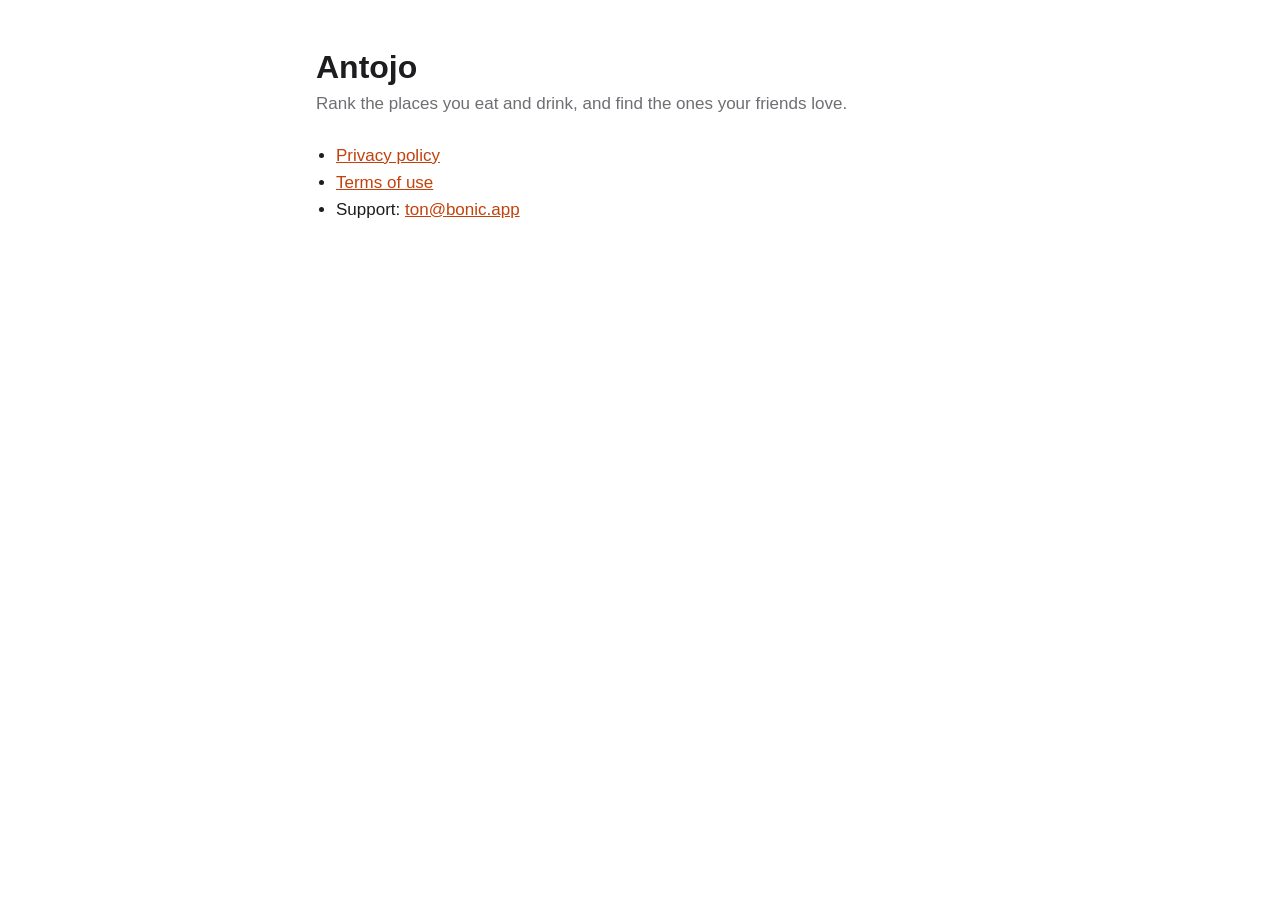
<file: index.html>
<!doctype html>
<html lang="en">
<head>
<meta charset="utf-8">
<meta name="viewport" content="width=device-width, initial-scale=1">
<title>Antojo</title>
<link rel="stylesheet" href="style.css">
</head>
<body>
<main>
<h1>Antojo</h1>
<p class="updated">Rank the places you eat and drink, and find the ones your friends love.</p>
<ul>
<li><a href="privacy/">Privacy policy</a></li>
<li><a href="terms/">Terms of use</a></li>
<li>Support: <a href="mailto:ton@bonic.app">ton@bonic.app</a></li>
</ul>
</main>
</body>
</html>
</file>
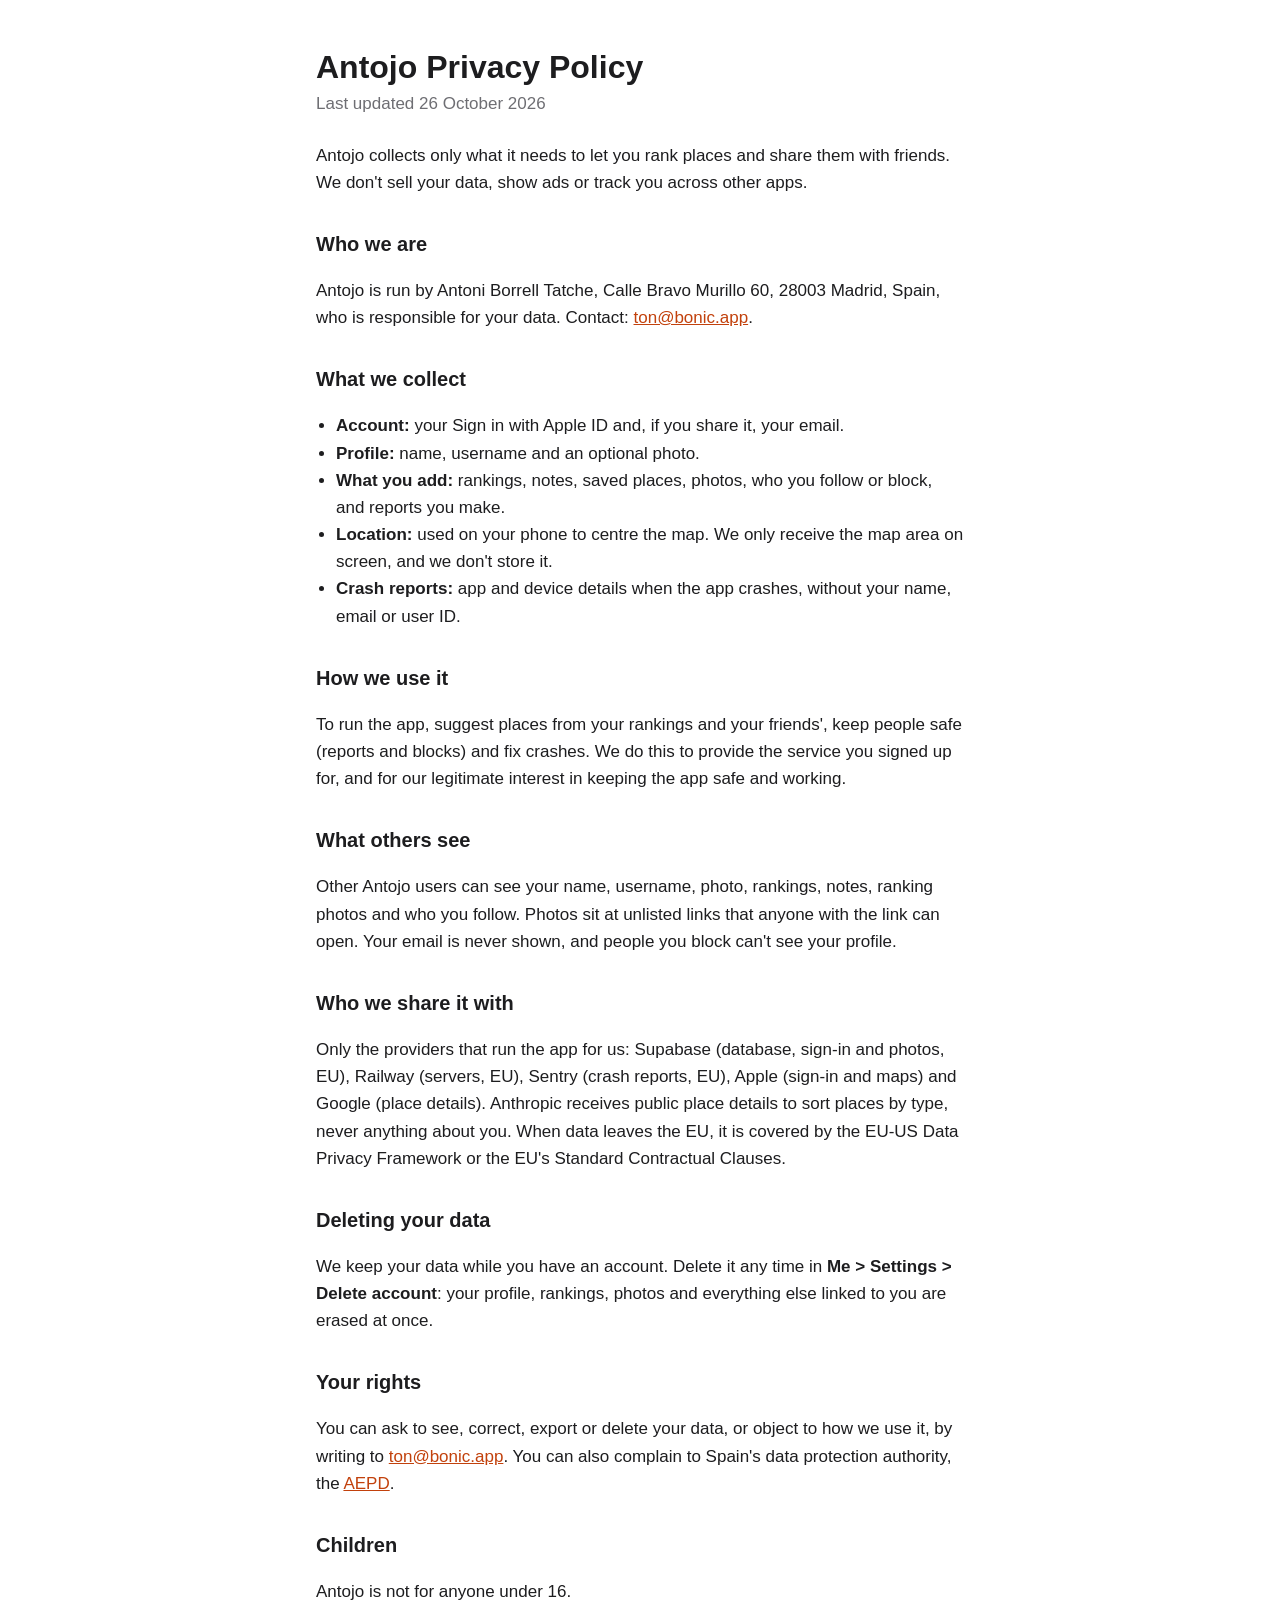
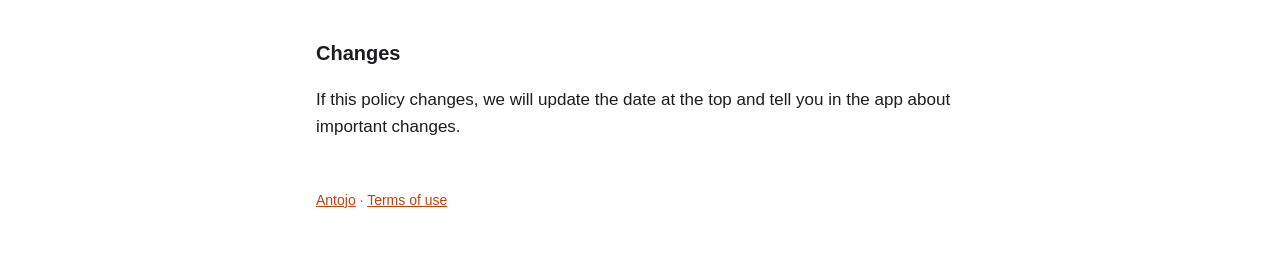
<file: privacy/index.html>
<!doctype html>
<html lang="en">
<head>
<meta charset="utf-8">
<meta name="viewport" content="width=device-width, initial-scale=1">
<title>Antojo Privacy Policy</title>
<link rel="stylesheet" href="../style.css">
</head>
<body>
<main>
<h1>Antojo Privacy Policy</h1>
<p class="updated">Last updated 26 October 2026</p>

<p>Antojo collects only what it needs to let you rank places and share them with friends. We don't sell your data, show ads or track you across other apps.</p>

<h2>Who we are</h2>
<p>Antojo is run by Antoni Borrell Tatche, Calle Bravo Murillo 60, 28003 Madrid, Spain, who is responsible for your data. Contact: <a href="mailto:ton@bonic.app">ton@bonic.app</a>.</p>

<h2>What we collect</h2>
<ul>
<li><strong>Account:</strong> your Sign in with Apple ID and, if you share it, your email.</li>
<li><strong>Profile:</strong> name, username and an optional photo.</li>
<li><strong>What you add:</strong> rankings, notes, saved places, photos, who you follow or block, and reports you make.</li>
<li><strong>Location:</strong> used on your phone to centre the map. We only receive the map area on screen, and we don't store it.</li>
<li><strong>Crash reports:</strong> app and device details when the app crashes, without your name, email or user ID.</li>
</ul>

<h2>How we use it</h2>
<p>To run the app, suggest places from your rankings and your friends', keep people safe (reports and blocks) and fix crashes. We do this to provide the service you signed up for, and for our legitimate interest in keeping the app safe and working.</p>

<h2>What others see</h2>
<p>Other Antojo users can see your name, username, photo, rankings, notes, ranking photos and who you follow. Photos sit at unlisted links that anyone with the link can open. Your email is never shown, and people you block can't see your profile.</p>

<h2>Who we share it with</h2>
<p>Only the providers that run the app for us: Supabase (database, sign-in and photos, EU), Railway (servers, EU), Sentry (crash reports, EU), Apple (sign-in and maps) and Google (place details). Anthropic receives public place details to sort places by type, never anything about you. When data leaves the EU, it is covered by the EU-US Data Privacy Framework or the EU's Standard Contractual Clauses.</p>

<h2>Deleting your data</h2>
<p>We keep your data while you have an account. Delete it any time in <strong>Me &gt; Settings &gt; Delete account</strong>: your profile, rankings, photos and everything else linked to you are erased at once.</p>

<h2>Your rights</h2>
<p>You can ask to see, correct, export or delete your data, or object to how we use it, by writing to <a href="mailto:ton@bonic.app">ton@bonic.app</a>. You can also complain to Spain's data protection authority, the <a href="https://www.aepd.es">AEPD</a>.</p>

<h2>Children</h2>
<p>Antojo is not for anyone under 16.</p>

<h2>Changes</h2>
<p>If this policy changes, we will update the date at the top and tell you in the app about important changes.</p>

<footer><a href="../">Antojo</a> · <a href="../terms/">Terms of use</a></footer>
</main>
</body>
</html>
</file>
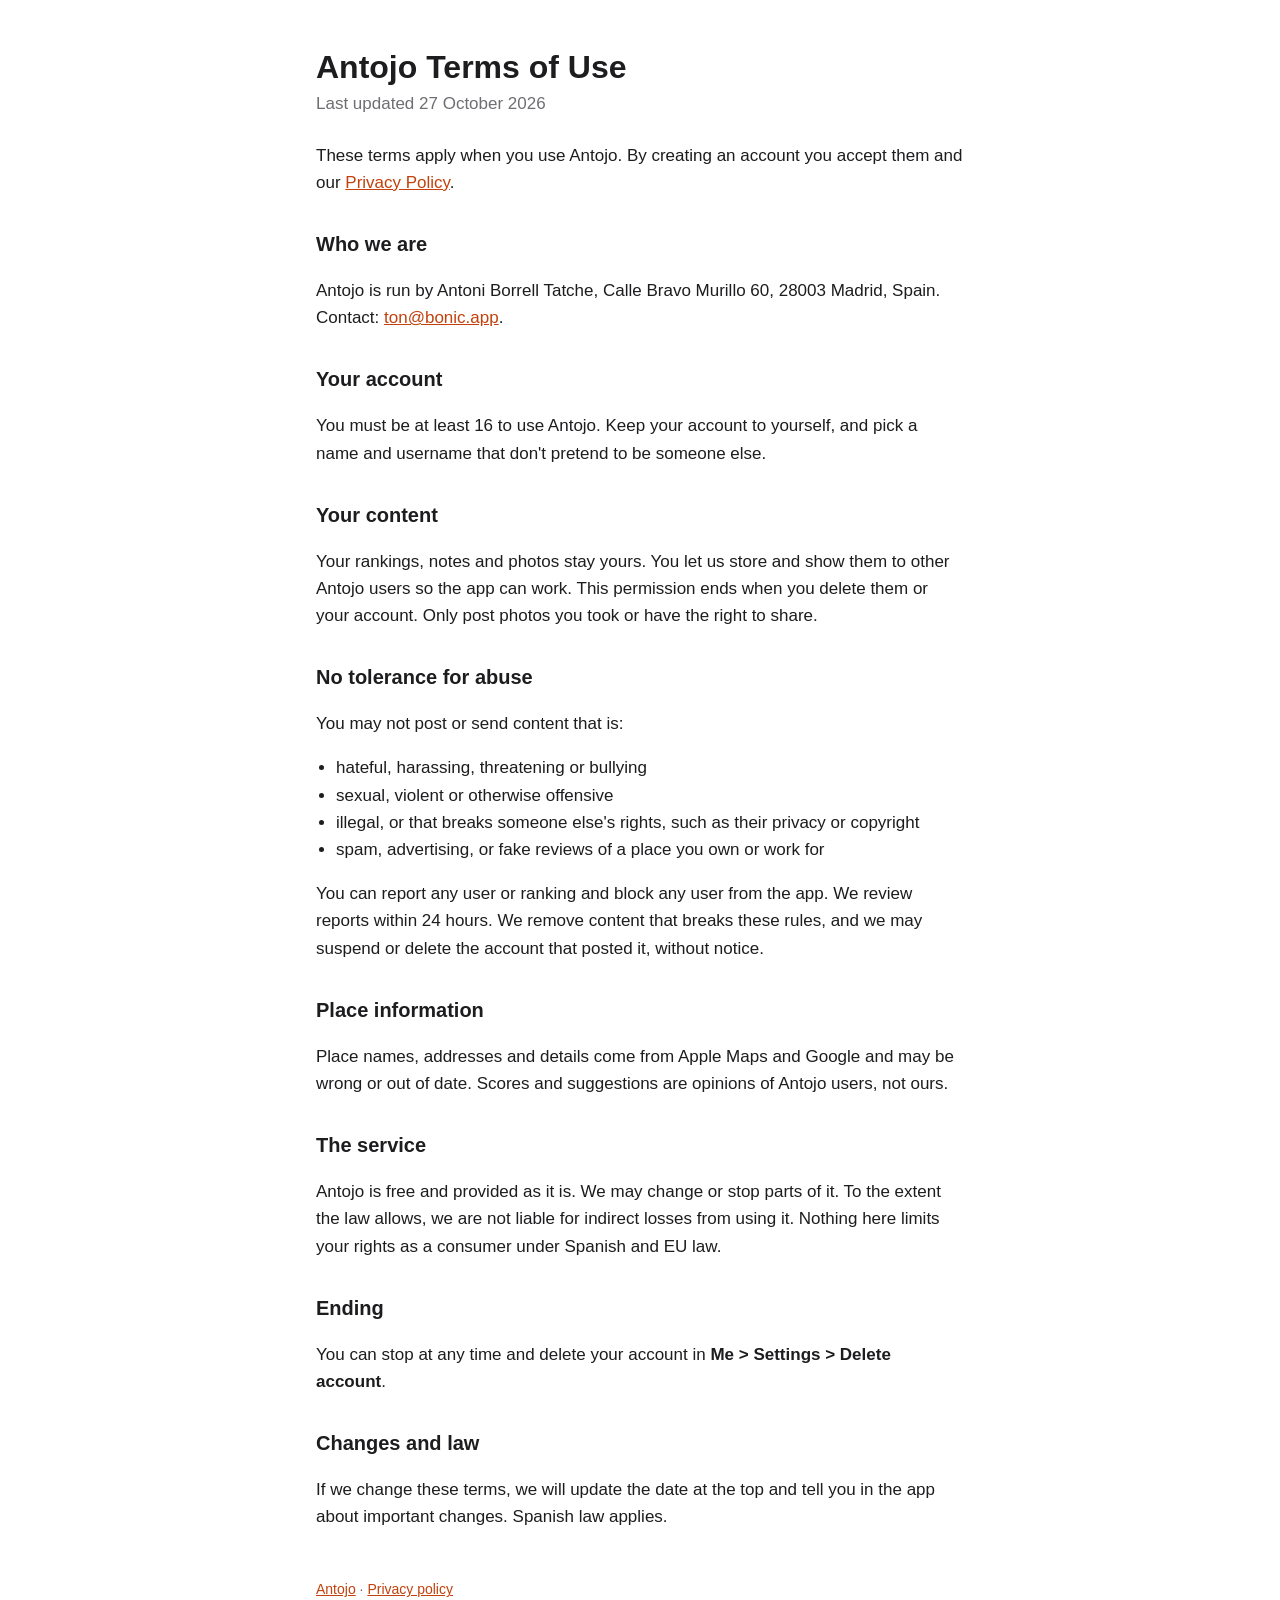
<file: terms/index.html>
<!doctype html>
<html lang="en">
<head>
<meta charset="utf-8">
<meta name="viewport" content="width=device-width, initial-scale=1">
<title>Antojo Terms of Use</title>
<link rel="stylesheet" href="../style.css">
</head>
<body>
<main>
<h1>Antojo Terms of Use</h1>
<p class="updated">Last updated 27 October 2026</p>

<p>These terms apply when you use Antojo. By creating an account you accept them and our <a href="../privacy/">Privacy Policy</a>.</p>

<h2>Who we are</h2>
<p>Antojo is run by Antoni Borrell Tatche, Calle Bravo Murillo 60, 28003 Madrid, Spain. Contact: <a href="mailto:ton@bonic.app">ton@bonic.app</a>.</p>

<h2>Your account</h2>
<p>You must be at least 16 to use Antojo. Keep your account to yourself, and pick a name and username that don't pretend to be someone else.</p>

<h2>Your content</h2>
<p>Your rankings, notes and photos stay yours. You let us store and show them to other Antojo users so the app can work. This permission ends when you delete them or your account. Only post photos you took or have the right to share.</p>

<h2>No tolerance for abuse</h2>
<p>You may not post or send content that is:</p>
<ul>
<li>hateful, harassing, threatening or bullying</li>
<li>sexual, violent or otherwise offensive</li>
<li>illegal, or that breaks someone else's rights, such as their privacy or copyright</li>
<li>spam, advertising, or fake reviews of a place you own or work for</li>
</ul>
<p>You can report any user or ranking and block any user from the app. We review reports within 24 hours. We remove content that breaks these rules, and we may suspend or delete the account that posted it, without notice.</p>

<h2>Place information</h2>
<p>Place names, addresses and details come from Apple Maps and Google and may be wrong or out of date. Scores and suggestions are opinions of Antojo users, not ours.</p>

<h2>The service</h2>
<p>Antojo is free and provided as it is. We may change or stop parts of it. To the extent the law allows, we are not liable for indirect losses from using it. Nothing here limits your rights as a consumer under Spanish and EU law.</p>

<h2>Ending</h2>
<p>You can stop at any time and delete your account in <strong>Me &gt; Settings &gt; Delete account</strong>.</p>

<h2>Changes and law</h2>
<p>If we change these terms, we will update the date at the top and tell you in the app about important changes. Spanish law applies.</p>

<footer><a href="../">Antojo</a> · <a href="../privacy/">Privacy policy</a></footer>
</main>
</body>
</html>
</file>
<file: style.css>
:root { color-scheme: light dark; --fg: #1d1d1f; --muted: #6e6e73; --bg: #fff; --link: #c2410c; }
@media (prefers-color-scheme: dark) { :root { --fg: #f5f5f7; --muted: #a1a1a6; --bg: #111; --link: #fb923c; } }
* { box-sizing: border-box; }
body { margin: 0; background: var(--bg); color: var(--fg); font: 17px/1.6 -apple-system, BlinkMacSystemFont, "Segoe UI", Roboto, sans-serif; }
main { max-width: 680px; margin: 0 auto; padding: 48px 16px 64px; }
h1 { font-size: 32px; line-height: 1.2; margin: 0 0 4px; }
h2 { font-size: 20px; margin: 32px 0 8px; }
.updated { color: var(--muted); margin: 0 0 24px; }
a { color: var(--link); }
ul { padding-left: 20px; }
footer { color: var(--muted); font-size: 14px; margin-top: 48px; }
</file>
